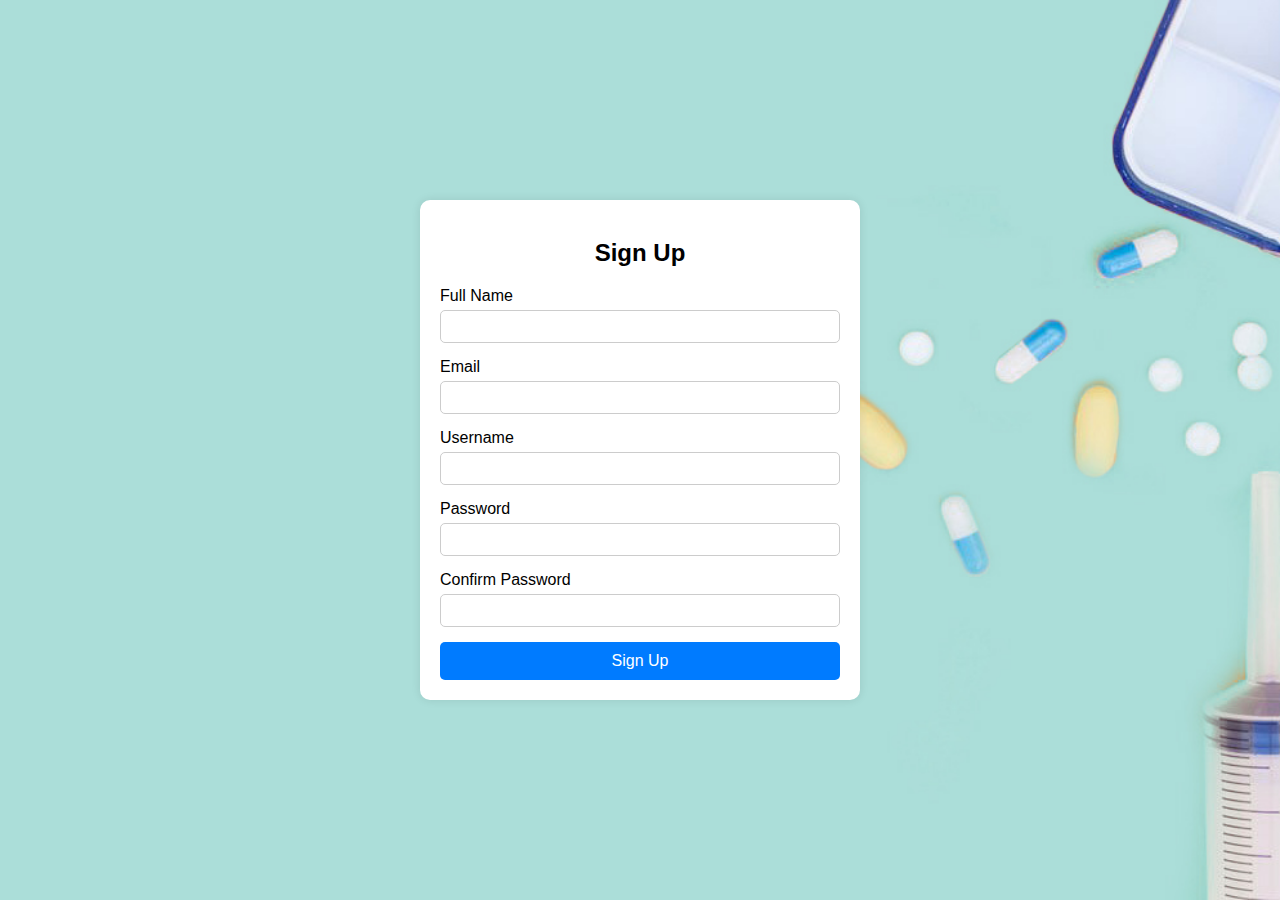
<file: IWP-main/signup/index.html>
<!DOCTYPE html>
<html lang="en">
<head>
    <meta charset="UTF-8">
    <meta name="viewport" content="width=device-width, initial-scale=1.0">
    <title>Signup - Hospital Management System</title>
    <link rel="stylesheet" href="styles.css">
</head>
<body>
    <div class="container">
        <div class="form-container">
            <h2>Sign Up</h2>
            <form id="signup-form">
                <div class="form-group">
                    <label for="full-name">Full Name</label>
                    <input type="text" id="full-name" name="full-name" required>
                </div>
                <div class="form-group">
                    <label for="email">Email</label>
                    <input type="email" id="email" name="email" required>
                </div>
                <div class="form-group">
                    <label for="username">Username</label>
                    <input type="text" id="username" name="username" required>
                </div>
                <div class="form-group">
                    <label for="password">Password</label>
                    <input type="password" id="password" name="password" required>
                </div>
                <div class="form-group">
                    <label for="confirm-password">Confirm Password</label>
                    <input type="password" id="confirm-password" name="confirm-password" required>
                </div>
                <button type="submit">Sign Up</button>
            </form>
        </div>
    </div>
    <script src="script.js"></script>
</body>
</html>
</file>
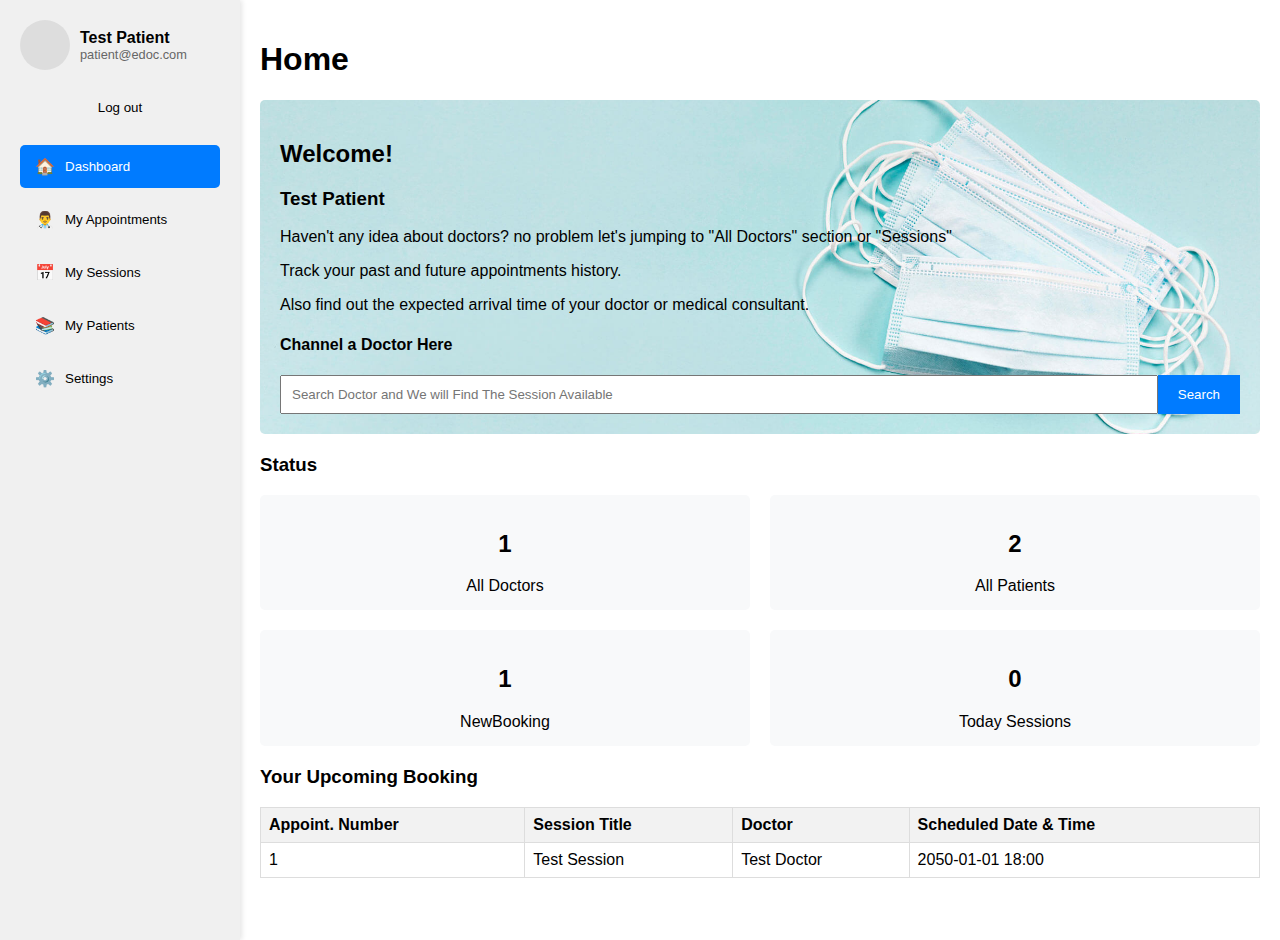
<file: IWP-main/patient.html>
<!DOCTYPE html>
<html lang="en">
<head>
    <meta charset="UTF-8">
    <meta name="viewport" content="width=device-width, initial-scale=1.0">
    <title>Patient Portal</title>
    <style>
        body {
            font-family: Arial, sans-serif;
            margin: 0;
            padding: 0;
            display: flex;
        }
        .sidebar {
            width: 240px;
            background-color: #f8f9fa;
            padding: 20px;
            height: 100vh;
            box-shadow: 2px 0 5px rgba(0,0,0,0.1);
        }
        .main-content {
            flex: 1;
            padding: 20px;
        }
        .user-info {
            display: flex;
            align-items: center;
            margin-bottom: 20px;
        }
        .user-avatar {
            width: 50px;
            height: 50px;
            background-color: #ddd;
            border-radius: 50%;
            margin-right: 10px;
        }
        .user-details {
            flex-grow: 1;
        }
        .user-name {
            font-weight: bold;
        }
        .user-email {
            font-size: 0.8em;
            color: #666;
        }
        .logout-btn {
            width: 100%;
            padding: 10px;
            margin-bottom: 20px;
            background-color: #f0f0f0;
            border: none;
            border-radius: 5px;
            cursor: pointer;
            transition: background-color 0.3s;
        }
        .logout-btn:hover {
            background-color: #e0e0e0;
        }
        .nav-button {
            display: flex;
            align-items: center;
            width: 100%;
            padding: 12px 15px;
            margin-bottom: 10px;
            background-color: transparent;
            border: none;
            border-radius: 5px;
            cursor: pointer;
            transition: background-color 0.3s;
            text-align: left;
        }
        .nav-button:hover {
            background-color: #e9ecef;
        }
        .nav-button.active {
            background-color: #007bff;
            color: white;
        }
        .nav-icon {
            margin-right: 10px;
            font-size: 1.2em;
        }
        body {
            font-family: Arial, sans-serif;
            margin: 0;
            padding: 0;
            display: flex;
        }
        .sidebar {
            width: 200px;
            background-color: #f0f0f0;
            padding: 20px;
            height: 100vh;
        }
        .main-content {
            flex: 1;
            padding: 20px;
        }
        .user-info {
            display: flex;
            align-items: center;
            margin-bottom: 20px;
        }
        .user-avatar {
            width: 50px;
            height: 50px;
            background-color: #ddd;
            border-radius: 50%;
            margin-right: 10px;
        }
        .welcome-box {
            background-color: #e0f0f0;
            padding: 20px;
            border-radius: 5px;
            margin-bottom: 20px;
            background-image: url('b3.jpg'); /* Add your background image here */
            background-size: cover; /* Ensures the image covers the entire section */
            background-position: center;
        }
        .search-box {
            display: flex;
            margin-top: 10px;
        }
        .search-box input {
            flex: 1;
            padding: 10px;
        }
        .search-box button {
            padding: 10px 20px;
            background-color: #007bff;
            color: white;
            border: none;
            cursor: pointer;
        }
        .status-grid {
            display: grid;
            grid-template-columns: repeat(2, 1fr);
            gap: 20px;
            margin-bottom: 20px;
        }
        .status-item {
            background-color: #f8f9fa;
            padding: 15px;
            border-radius: 5px;
            text-align: center;
        }
        .booking-table {
            width: 100%;
            border-collapse: collapse;
        }
        .booking-table th, .booking-table td {
            border: 1px solid #ddd;
            padding: 8px;
            text-align: left;
        }
        .booking-table th {
            background-color: #f2f2f2;
        }
       
    </style>
</head>
<body>
    <div class="sidebar">
        <div class="user-info">
            <div class="user-avatar"></div>
            <div class="user-details">
                <div class="user-name">Test Patient</div>
                <div class="user-email">patient@edoc.com</div>
            </div>
        </div>
        <button class="logout-btn">Log out</button>
        <button class="nav-button active"><span class="nav-icon">🏠</span>Dashboard</button>
        <button class="nav-button"><span class="nav-icon">👨‍⚕️</span> My Appointments</button>
        <button class="nav-button"><span class="nav-icon">📅</span> My Sessions</button>
        <button class="nav-button"><span class="nav-icon">📚</span> My Patients</button>
        <button class="nav-button"><span class="nav-icon">⚙️</span> Settings</button>
    </div>
    <div class="main-content">
        <h1>Home</h1>
        <div class="welcome-box">
            <h2>Welcome!</h2>
            <h3>Test Patient</h3>
            <p>Haven't any idea about doctors? no problem let's jumping to "All Doctors" section or "Sessions"</p>
            <p>Track your past and future appointments history.</p>
            <p>Also find out the expected arrival time of your doctor or medical consultant.</p>
            <h4>Channel a Doctor Here</h4>
            <div class="search-box">
                <input type="text" placeholder="Search Doctor and We will Find The Session Available">
                <button>Search</button>
            </div>
        </div>
        <h3>Status</h3>
        <div class="status-grid">
            <div class="status-item">
                <h2>1</h2>
                <div>All Doctors</div>
            </div>
            <div class="status-item">
                <h2>2</h2>
                <div>All Patients</div>
            </div>
            <div class="status-item">
                <h2>1</h2>
                <div>NewBooking</div>
            </div>
            <div class="status-item">
                <h2>0</h2>
                <div>Today Sessions</div>
            </div>
        </div>
        <h3>Your Upcoming Booking</h3>
        <table class="booking-table">
            <tr>
                <th>Appoint. Number</th>
                <th>Session Title</th>
                <th>Doctor</th>
                <th>Scheduled Date & Time</th>
            </tr>
            <tr>
                <td>1</td>
                <td>Test Session</td>
                <td>Test Doctor</td>
                <td>2050-01-01 18:00</td>
            </tr>
        </table>
    </div>
</body>
</html>
</file>
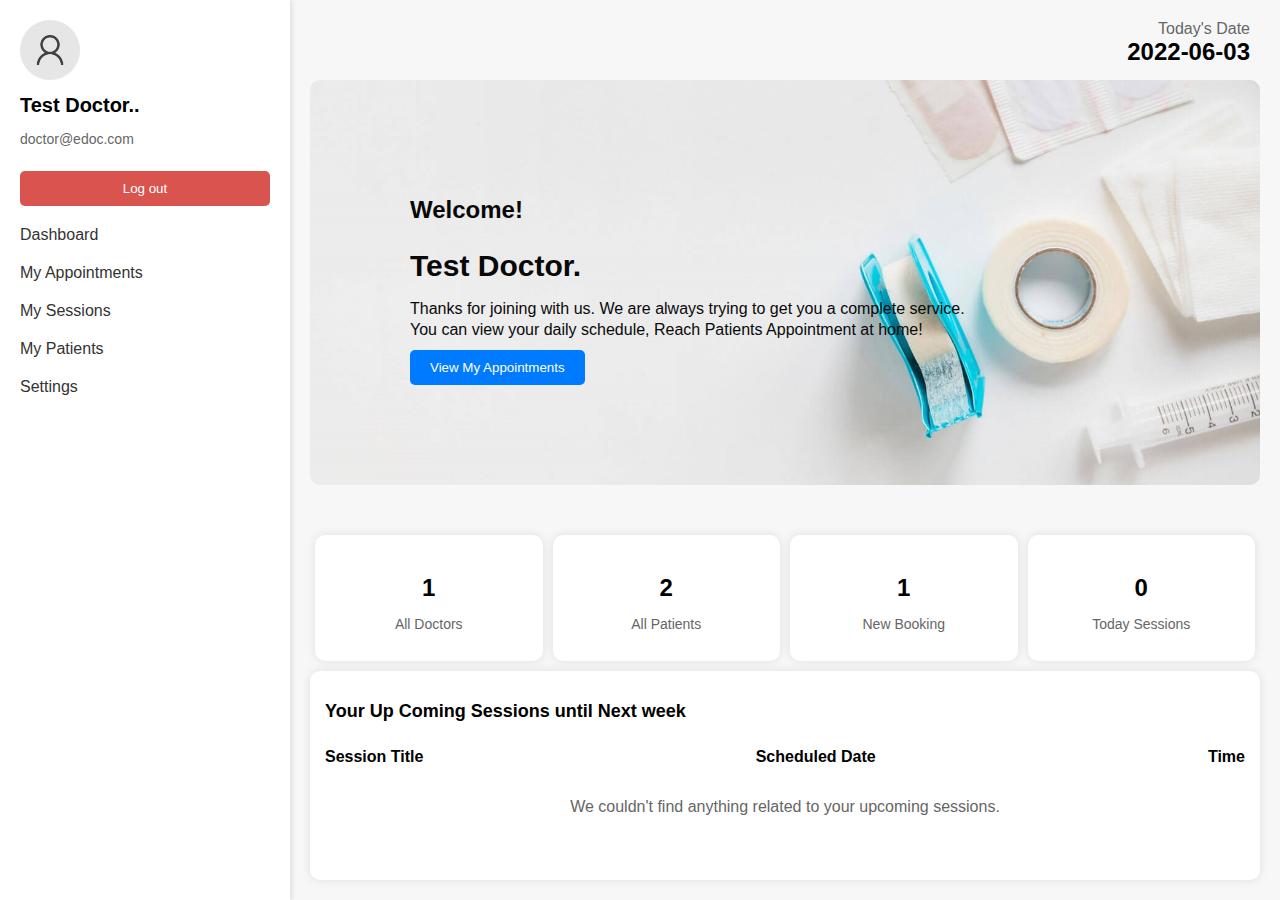
<file: IWP-main/doctor/doctor.html>
<!DOCTYPE html>
<html lang="en">
<head>
    <meta charset="UTF-8">
    <meta name="viewport" content="width=device-width, initial-scale=1.0">
    <title>Doctor Dashboard</title>
    <link rel="stylesheet" href="doctor.css">
</head>
<body>
    <div class="sidebar">
        <div class="profile">
            <img src="user.png" alt="Profile Picture">
            <h2>Test Doctor..</h2>
            <p>doctor@edoc.com</p>
        </div>
        <button class="logout-btn">Log out</button>
        <nav>
            <ul>
                <li><a href="#">Dashboard</a></li>
                <li><a href="#">My Appointments</a></li>
                <li><a href="#">My Sessions</a></li>
                <li><a href="#">My Patients</a></li>
                <li><a href="#">Settings</a></li>
            </ul>
        </nav>
    </div>

    <div class="main-content">
        <div class="date">
            <p>Today's Date</p>
            <h2>2022-06-03</h2>
        </div>

        
        <section class="welcome-section">
            <div class="welcome-msg">
                <h1>Welcome!</h1>
                <h2>Test Doctor.</h2>
                <p>Thanks for joining with us. We are always trying to get you a complete service.</p>
                <p>You can view your daily schedule, Reach Patients Appointment at home!</p>
                <button class="appointment-btn">View My Appointments</button>
            </div>
        </section>
        

        <section class="status">
            <div class="status-item">
                <h3>1</h3>
                <p>All Doctors</p>
            </div>
            <div class="status-item">
                <h3>2</h3>
                <p>All Patients</p>
            </div>
            <div class="status-item">
                <h3>1</h3>
                <p>New Booking</p>
            </div>
            <div class="status-item">
                <h3>0</h3>
                <p>Today Sessions</p>
            </div>
        </section>

        <section class="upcoming-sessions">
            <h2>Your Up Coming Sessions until Next week</h2>
            <div class="session-table">
                <p>Session Title</p>
                <p>Scheduled Date</p>
                <p>Time</p>
            </div>
            <div class="no-sessions">
                <p>We couldn't find anything related to your upcoming sessions.</p>
            </div>
        </section>
    </div>
</body>
</html>
</file>
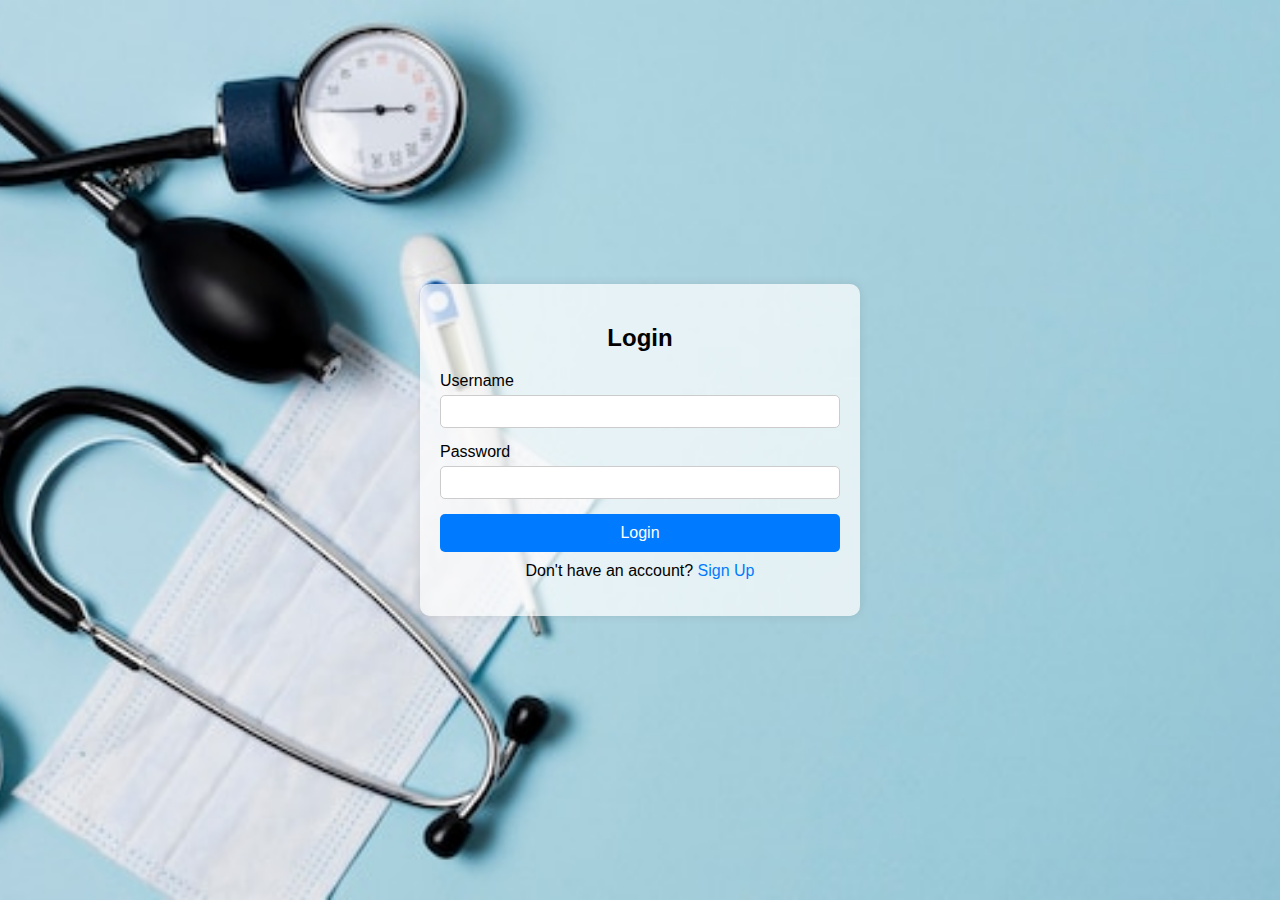
<file: IWP-main/login/login.html>
<!DOCTYPE html>
<html lang="en">
<head>
    <meta charset="UTF-8">
    <meta name="viewport" content="width=device-width, initial-scale=1.0">
    <title>Hospital Management System</title>
    <link rel="stylesheet" href="style.css">
</head>
<body>
    <div class="container">
        <div class="form-container">
            <h2 id="form-title">Login</h2>
            <form id="auth-form">
                <div class="form-group">
                    <label for="username">Username</label>
                    <input type="text" id="username" name="username" required>
                </div>
                <div class="form-group">
                    <label for="password">Password</label>
                    <input type="password" id="password" name="password" required>
                </div>
                <button type="submit" id="submit-btn">Login</button>
                <p id="toggle-text">Don't have an account? <a href="#" id="toggle-form">Sign Up</a></p>
            </form>
        </div>
    </div>
    <script src="scrpit.js"></script>
</body>
</html>
</file>
<file: IWP-main/signup/styles.css>
body {
    font-family: Arial, sans-serif;
    background-color: #f0f0f0;
    display: flex;
    justify-content: center;
    align-items: center;
    height: 100vh;
    margin: 0;
    background-image: url('b4.jpg');
    background-size: cover;
    background-position: center;
}

.container {
    width: 100%;
    max-width: 400px;
    padding: 20px;
    background-color: white;
    box-shadow: 0 0 10px rgba(0, 0, 0, 0.1);
    border-radius: 10px;
}

h2 {
    text-align: center;
    margin-bottom: 20px;
}

.form-group {
    margin-bottom: 15px;
}

.form-group label {
    display: block;
    margin-bottom: 5px;
}

.form-group input {
    width: 100%;
    padding: 8px;
    box-sizing: border-box;
    border: 1px solid #ccc;
    border-radius: 5px;
}

button {
    width: 100%;
    padding: 10px;
    background-color: #007bff;
    color: white;
    border: none;
    border-radius: 5px;
    cursor: pointer;
    font-size: 16px;
}

button:hover {
    background-color: #0056b3;
}
</file>
<file: IWP-main/doctor/doctor.css>
body {
    font-family: Arial, sans-serif;
    margin: 0;
    padding: 0;
    display: flex;
    height: 100vh;
    background-color: #f7f7f7;
    overflow: hidden; /* Prevent scrolling */
}

.sidebar {
    width: 250px;
    background-color: #ffffff;
    padding: 20px;
    box-shadow: 2px 0 5px rgba(0,0,0,0.1);
    display: flex;
    flex-direction: column;
}

.profile img {
    width: 60px;
    border-radius: 50%;
}

.profile h2 {
    font-size: 20px;
    margin: 10px 0 5px;
}

.profile p {
    font-size: 14px;
    color: #666;
}

.logout-btn {
    background-color: #d9534f;
    color: white;
    border: none;
    padding: 10px;
    width: 100%;
    cursor: pointer;
    margin-top: 10px;
    border-radius: 5px;
}

nav ul {
    list-style: none;
    padding: 0;
    margin-top: auto;
}

nav ul li {
    margin: 20px 0;
}

nav ul li a {
    text-decoration: none;
    color: #333;
    font-size: 16px;
}

.main-content {
    flex: 1;
    padding: 20px;
    position: relative;
    overflow-y: hidden; /* Ensure no vertical scroll */
    display: flex;
    flex-direction: column;
}

/* header {
    background-color: #ffffff;
    padding: 30px;
    border-radius: 10px;
    box-shadow: 0 0 10px rgba(0,0,0,0.1);
    margin-top: 30px;  
    margin-bottom: 10px;  
    width: 100%;
    flex-shrink: 0; 
} */

.welcome-msg {
    max-width: 100%;
}

.welcome-msg h1 {
    font-size: 24px; 
    margin-bottom: 10px;
}

.welcome-msg h2 {
    font-size: 30px; 
}

.welcome-msg p {
    font-size: 16px;
    color: #090909;
    margin-bottom: 20px;
    line-height: 1px;
}

.appointment-btn {
    background-color: #007bff;
    color: white;
    border: none;
    padding: 10px 20px; 
    cursor: pointer;
    border-radius: 5px;
}

.date {
    position: absolute;
    top: 10px; /* Positioned at the top of the page */
    right: 20px;
    text-align: right;
    padding: 10px;
}

.date p {
    font-size: 16px;
    color: #666;
    margin: 0;
}

.date h2 {
    font-size: 24px;
    margin: 0;
}

.status {
    display: flex;
    justify-content: space-around;
    margin-bottom: 10px;
    flex-shrink: 0; /* Prevents shrinking of the status boxes */
}

.status-item {
    background-color: #ffffff;
    padding: 15px;
    border-radius: 10px;
    text-align: center;
    box-shadow: 0 0 10px rgba(0,0,0,0.1);
    flex: 1;
    margin: 0 5px; 
}

.status-item h3 {
    font-size: 24px; 
    margin-bottom: 5px;
}

.status-item p {
    font-size: 14px;
    color: #666;
}

.upcoming-sessions {
    background-color: #ffffff;
    padding: 15px;
    border-radius: 10px;
    box-shadow: 0 0 10px rgba(0,0,0,0.1);
    flex-grow: 1; /* Allows the section to grow and fill available space */
    overflow-y: auto; /* Scroll only within this section if content exceeds */
}

.upcoming-sessions h2 {
    margin-bottom: 10px;
    font-size: 18px;
}

.session-table {
    display: flex;
    justify-content: space-between;
    margin-bottom: 10px;
    font-weight: bold;
}

.no-sessions {
    text-align: center;
    color: #666;
}

.welcome-section {
    background-color: #e3f2fd;
    padding: 100px;
    border-radius: 10px;
    margin-bottom: 50px;
    margin-top: 60px;
    background-image: url('b8.jpg'); /* Add your background image here */
    background-size: cover; /* Ensures the image covers the entire section */
    background-position: center; /* Centers the background image */
    color: rgb(8, 8, 8); /* Changes text color to ensure readability on the image */
}
</file>
<file: IWP-main/login/style.css>
body {
    font-family: Arial, sans-serif;
    background-color: #f0f0f0;
    display: flex;
    justify-content: center;
    align-items: center;
    height: 100vh;
    margin: 0;
    background-image: url('log.in.jpg');
    background-size: cover;
    background-position: center;
}

.container {
    width: 100%;
    max-width: 400px;
    padding: 20px;
    background-color: rgba(255, 255, 255, 0.7);
    box-shadow: 0 0 10px rgba(0, 0, 0, 0.1);
    border-radius: 10px;
}

h2 {
    text-align: center;
    margin-bottom: 20px;
}

.form-group {
    margin-bottom: 15px;
}

.form-group label {
    display: block;
    margin-bottom: 5px;
}

.form-group input {
    width: 100%;
    padding: 8px;
    box-sizing: border-box;
    border: 1px solid #ccc;
    border-radius: 5px;
}

button {
    width: 100%;
    padding: 10px;
    background-color: #007bff;
    color: white;
    border: none;
    border-radius: 5px;
    cursor: pointer;
    font-size: 16px;
}

button:hover {
    background-color: #0056b3;
}

#toggle-text {
    text-align: center;
    margin-top: 10px;
}

#toggle-text a {
    color: #007bff;
    text-decoration: none;
}

#toggle-text a:hover {
    text-decoration: underline;
}
</file>
